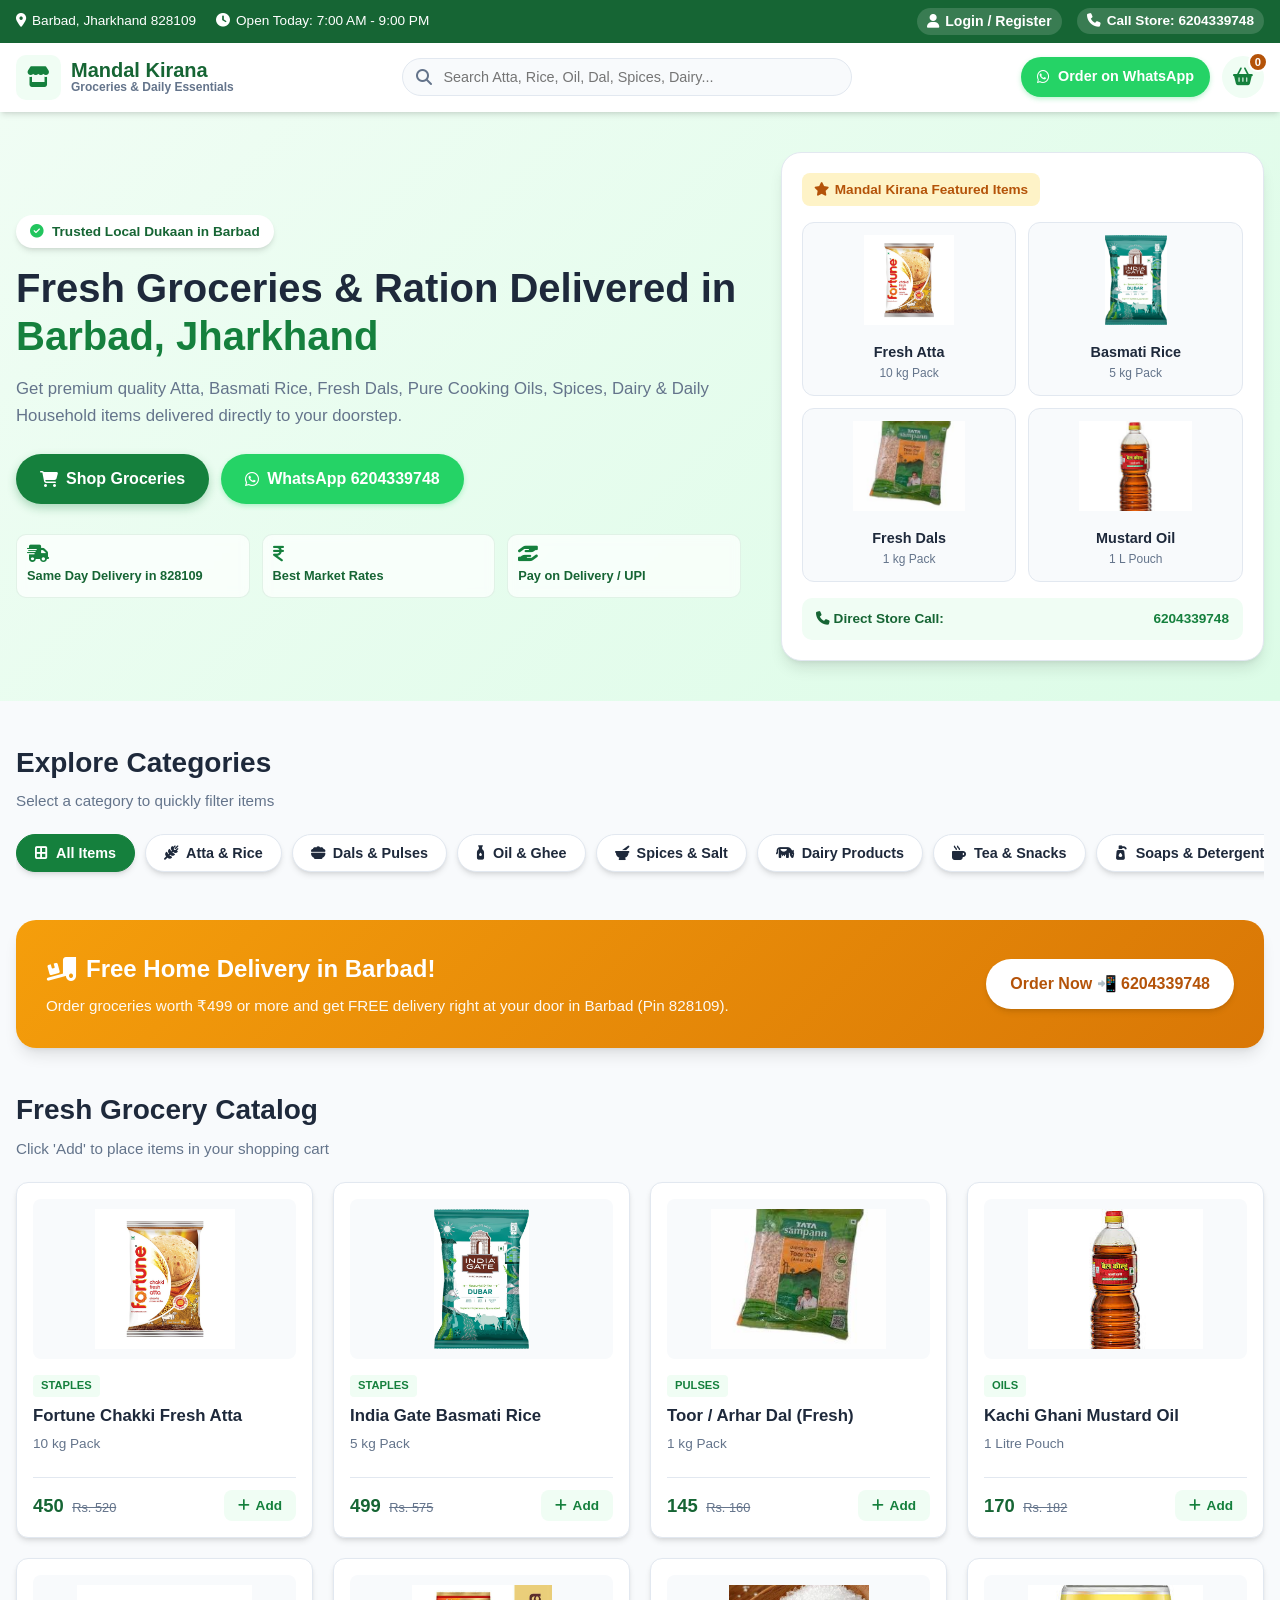
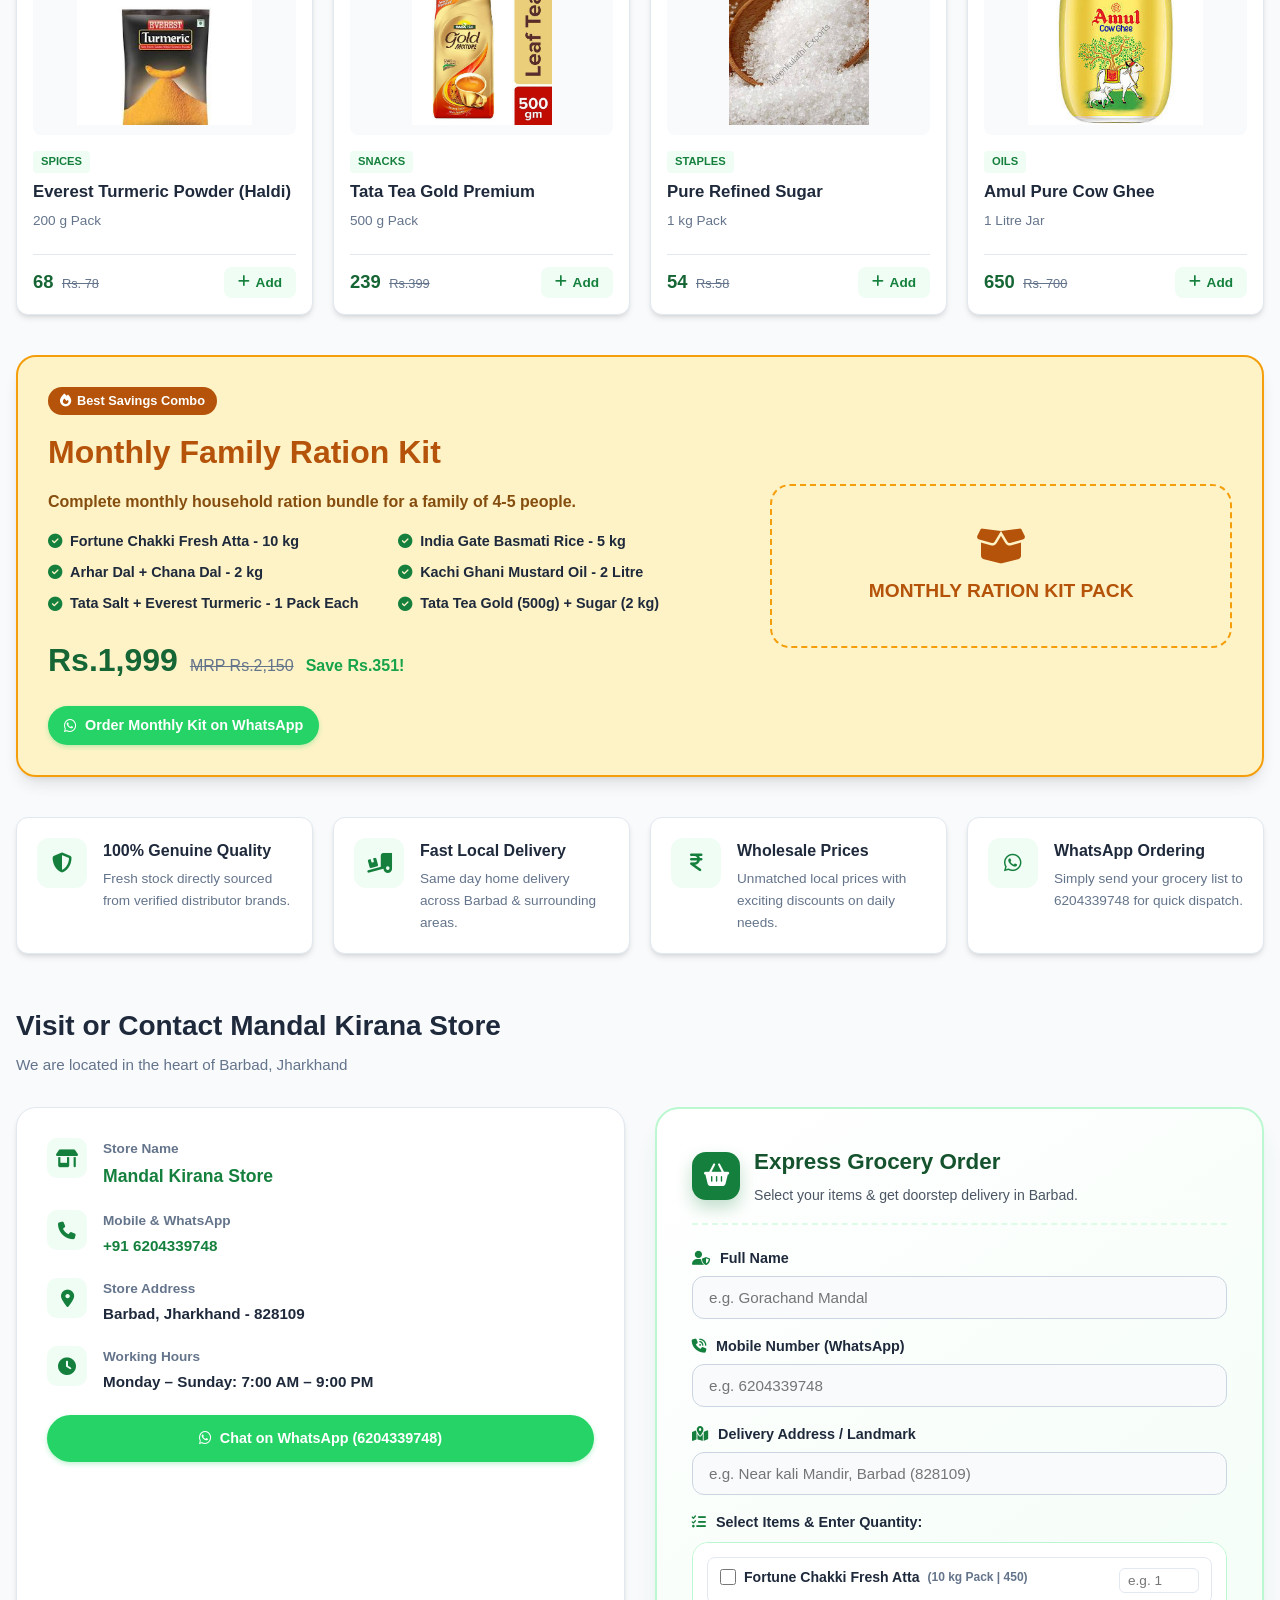
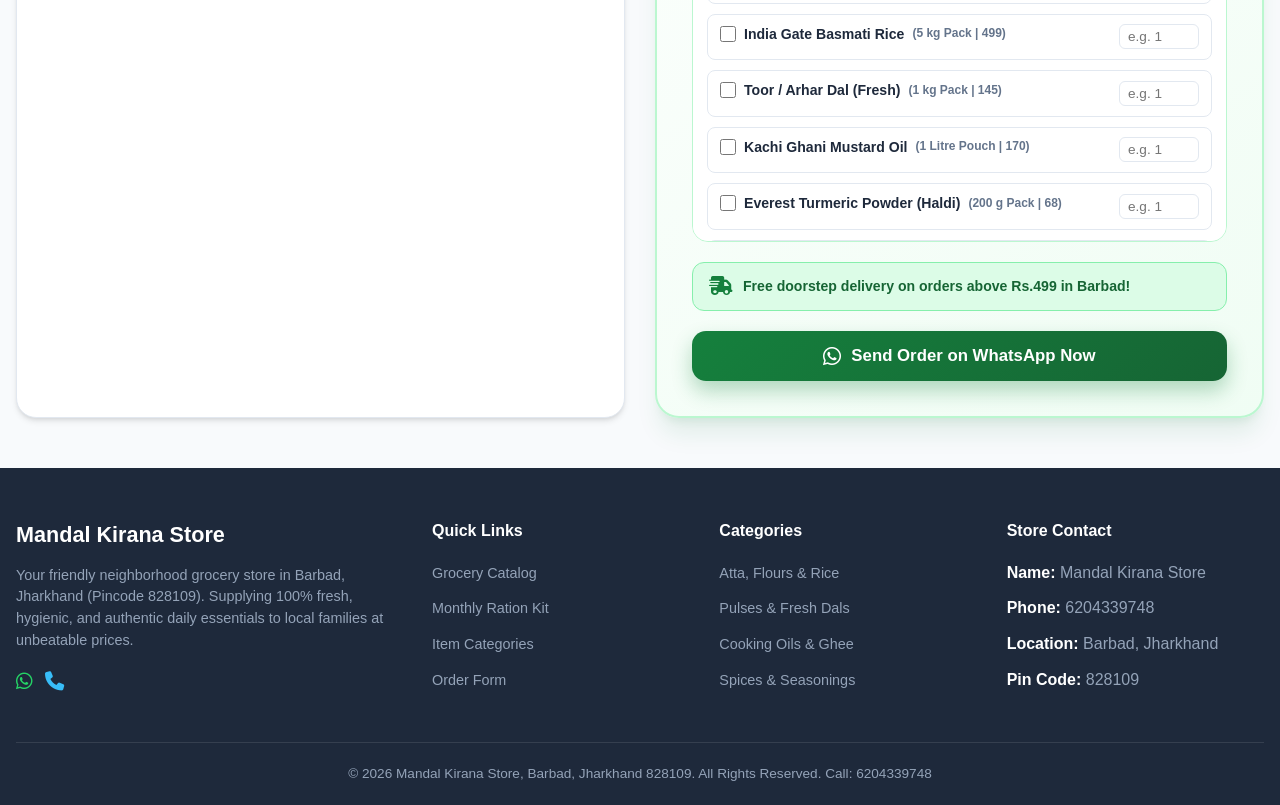
<file: index.html>
﻿<!DOCTYPE html>
<html lang="en">
<head>
  <meta charset="UTF-8" />
  <meta name="viewport" content="width=device-width, initial-scale=1.0" />
  <title>Mandal Kirana Store | Fresh Groceries & Ration in Barbad, Jharkhand 828109</title>
  <meta name="description" content="Mandal Kirana Store - Your trusted grocery store in Barbad, Jharkhand. Buy fresh Atta, Rice, Dals, Cooking Oils, Spices & Daily Essentials. Call or WhatsApp 6204339748." />
  
  <!-- FontAwesome Icons -->
  <link rel="stylesheet" href="https://cdnjs.cloudflare.com/ajax/libs/font-awesome/6.4.2/css/all.min.css" crossorigin="anonymous" referrerpolicy="no-referrer" />
  
  <!-- Custom Stylesheet -->
  <link rel="stylesheet" href="style.css" />
  
  <style>
    /* Profile, Logout & Login Button Styling */
    .user-profile-badge {
      display: flex;
      align-items: center;
      gap: 10px;
      background: #f0fdf4;
      padding: 5px 12px;
      border-radius: 20px;
      border: 1px solid #bbf7d0;
      color: #15803d;
      font-weight: 600;
      font-size: 0.88rem;
    }
    .logout-btn {
      background: #dc2626;
      color: white;
      border: none;
      padding: 3px 10px;
      border-radius: 12px;
      font-size: 0.78rem;
      font-weight: 600;
      cursor: pointer;
      transition: background 0.2s;
    }
    .logout-btn:hover {
      background: #b91c1c;
    }
    .login-nav-btn {
      background: #15803d;
      color: #fff;
      padding: 6px 14px;
      border-radius: 20px;
      text-decoration: none;
      font-weight: 600;
      font-size: 0.88rem;
      display: inline-flex;
      align-items: center;
      gap: 6px;
      transition: background 0.2s;
    }
    .login-nav-btn:hover {
      background: #166534;
    }
  </style>
</head>
<body>

  <!-- Top Announcement Bar -->
  <div class="top-bar">
    <div class="top-bar-inner">
      <div class="top-bar-left">
        <span><i class="fa-solid fa-location-dot"></i> Barbad, Jharkhand 828109</span>
        <span><i class="fa-solid fa-clock"></i> Open Today: 7:00 AM - 9:00 PM</span>
      </div>
      <div class="top-bar-right" style="display: flex; align-items: center; gap: 15px;">
        
        <!-- यदि यूजर लॉगिन नहीं है तो Login बटन दिखेगा -->
        <a href="login.html" id="login-link-btn" class="login-nav-btn">
          <i class="fa-solid fa-user"></i> Login / Register
        </a>

        <!-- यदि यूजर लॉगिन है तो प्रोफाइल और Logout बटन दिखेगा -->
        <div id="profile-container" class="user-profile-badge" style="display: none;">
          <span><i class="fa-solid fa-user-check"></i> <span id="nav-username">User</span></span>
          <button class="logout-btn" onclick="logoutUser()">Logout</button>
        </div>

        <a href="tel:6204339748"><i class="fa-solid fa-phone"></i> Call Store: 6204339748</a>
      </div>
    </div>
  </div>

  <!-- Header & Navigation -->
  <header>
    <nav class="navbar">
      <a class="brand-logo" href="/">
        <div class="brand-logo-icon">
          <i class="fa-solid fa-store"></i>
        </div>
        <div class="brand-title">
          Mandal Kirana
          <span>Groceries & Daily Essentials</span>
        </div>
      </a>

      <!-- Live Search Bar -->
      <div class="header-search">
        <i class="fa-solid fa-magnifying-glass"></i>
        <input type="text" id="search-input" placeholder="Search Atta, Rice, Oil, Dal, Spices, Dairy..." />
      </div>

      <!-- Actions -->
      <div class="header-actions">
        <a href="https://wa.me/916204339748?text=Hello%20Mandal%20Kirana%20Store,%20I%20want%20to%20order%20groceries.%20My%20Name:%20%0AMy%20Delivery%20Location:%20" target="_blank" class="btn-whatsapp-quick">
          <i class="fa-brands fa-whatsapp"></i> Order on WhatsApp
        </a>

        <button class="cart-icon-btn" id="cart-btn" aria-label="Shopping Cart">
          <i class="fa-solid fa-basket-shopping"></i>
          <span class="cart-badge" id="cart-badge">0</span>
        </button>

        <button class="hamburger" aria-label="Toggle Mobile Menu">
          <i class="fa-solid fa-bars"></i>
        </button>
      </div>
    </nav>

    <!-- Mobile Nav Menu -->
    <ul class="mobile-menu">
      <li><a href="login.html" class="nav-link" style="color: #15803d; font-weight: 700;"><i class="fa-solid fa-user"></i> Login / Register</a></li>
      <li><a href="#products" class="nav-link"><i class="fa-solid fa-border-all"></i> Browse Groceries</a></li>
      <li><a href="#combos" class="nav-link"><i class="fa-solid fa-box-archive"></i> Ration Kits & Offers</a></li>
      <li><a href="#contact" class="nav-link"><i class="fa-solid fa-location-dot"></i> Store Location & Contact</a></li>
      <li><a class="nav-link" href="#contact"><i class="fa-solid fa-paper-plane"></i> Quick Order Form</a></li>
      <li>
        <a href="https://wa.me/916204339748?text=Hello%20Mandal%20Kirana%20Store,%20I%20want%20to%20order%20groceries.%20My%20Name:%20%0AMy%20Delivery%20Location:%20" target="_blank" class="btn-whatsapp-quick" style="justify-content: center; width: 100%; margin-top: 8px;">
          <i class="fa-brands fa-whatsapp"></i> WhatsApp Order (6204339748)
        </a>
      </li>
    </ul>
  </header>

  <!-- Hero Section -->
  <section class="hero-section">
    <div class="hero-container">
      <div class="hero-content">
        <div class="hero-tag">
          <i class="fa-solid fa-circle-check" style="color: #22c55e;"></i> Trusted Local Dukaan in Barbad
        </div>
        <h1 class="hero-title">
          Fresh Groceries & Ration Delivered in <span>Barbad, Jharkhand</span>
        </h1>
        <p class="hero-desc">
          Get premium quality Atta, Basmati Rice, Fresh Dals, Pure Cooking Oils, Spices, Dairy & Daily Household items delivered directly to your doorstep.
        </p>

        <div class="hero-cta">
          <a href="#products" class="btn-primary">
            <i class="fa-solid fa-cart-shopping"></i> Shop Groceries
          </a>
          <a href="https://wa.me/916204339748?text=Hello%20Mandal%20Kirana%20Store,%20I%20need%20grocery%20home%20delivery.%20My%20Name:%20%0AMy%20Delivery%20Location:%20" target="_blank" class="btn-whatsapp-quick" style="padding: 12px 24px; font-size: 1rem;">
            <i class="fa-brands fa-whatsapp"></i> WhatsApp 6204339748
          </a>
        </div>

        <div class="hero-badges">
          <div class="badge-item">
            <i class="fa-solid fa-truck-fast"></i>
            <span>Same Day Delivery in 828109</span>
          </div>
          <div class="badge-item">
            <i class="fa-solid fa-indian-rupee-sign"></i>
            <span>Best Market Rates</span>
          </div>
          <div class="badge-item">
            <i class="fa-solid fa-hand-holding-hand"></i>
            <span>Pay on Delivery / UPI</span>
          </div>
        </div>
      </div>

      <!-- Hero Card Graphic -->
      <div class="hero-graphic-card">
        <div class="hero-store-badge">
          <i class="fa-solid fa-star"></i> Mandal Kirana Featured Items
        </div>

        <div class="hero-img-grid">
          <div class="hero-img-box">
            <img src="ft.jpg" alt="Chakki Fresh Atta">
            <h4>Fresh Atta</h4>
            <p>10 kg Pack</p>
          </div>
          <div class="hero-img-box">
            <img src="rice.jpg" alt="Basmati Rice">
            <h4>Basmati Rice</h4>
            <p>5 kg Pack</p>
          </div>
          <div class="hero-img-box">
            <img src="dal.jpg" alt="Toor Dal">
            <h4>Fresh Dals</h4>
            <p>1 kg Pack</p>
          </div>
          <div class="hero-img-box">
            <img src="oil.jpg" alt="Mustard Oil">
            <h4>Mustard Oil</h4>
            <p>1 L Pouch</p>
          </div>
        </div>

        <div class="hero-info-footer">
          <span><i class="fa-solid fa-phone"></i> Direct Store Call:</span>
          <a href="tel:6204339748">6204339748</a>
        </div>
      </div>
    </div>
  </section>

  <!-- Categories & Filter Section -->
  <section class="categories-section" id="categories">
    <div class="section-header">
      <div>
        <h2 class="section-title">Explore Categories</h2>
        <p class="section-subtitle">Select a category to quickly filter items</p>
      </div>
    </div>

    <div class="category-pills">
      <button class="category-pill active" data-category="all">
        <i class="fa-solid fa-border-all"></i> All Items
      </button>
      <button class="category-pill" data-category="staples">
        <i class="fa-solid fa-wheat-awn"></i> Atta & Rice
      </button>
      <button class="category-pill" data-category="pulses">
        <i class="fa-solid fa-bowl-food"></i> Dals & Pulses
      </button>
      <button class="category-pill" data-category="oils">
        <i class="fa-solid fa-bottle-droplet"></i> Oil & Ghee
      </button>
      <button class="category-pill" data-category="spices">
        <i class="fa-solid fa-mortar-pestle"></i> Spices & Salt
      </button>
      <button class="category-pill" data-category="dairy">
        <i class="fa-solid fa-cow"></i> Dairy Products
      </button>
      <button class="category-pill" data-category="snacks">
        <i class="fa-solid fa-mug-hot"></i> Tea & Snacks
      </button>
      <button class="category-pill" data-category="personal">
        <i class="fa-solid fa-pump-soap"></i> Soaps & Detergents
      </button>
    </div>
  </section>

  <!-- Discount Banner -->
  <div class="promo-banner">
    <div class="promo-banner-inner">
      <div class="promo-text">
        <h3><i class="fa-solid fa-truck-ramp-box"></i> Free Home Delivery in Barbad!</h3>
        <p>Order groceries worth ₹499 or more and get FREE delivery right at your door in Barbad (Pin 828109).</p>
      </div>
      <a href="https://wa.me/916204339748?text=Hello%20Mandal%20Kirana%20Store,%20I%20want%20to%20order%20groceries.%20My%20Name:%20%0AMy%20Delivery%20Location:%20" target="_blank" class="promo-btn">
        Order Now 📲 6204339748
      </a>
    </div>
  </div>

  <!-- Products Catalog Section -->
  <section class="products-section" id="products">
    <div class="catalog-back-bar">
      <span style="font-weight: 700; color: var(--primary-dark);"><i class="fa-solid fa-basket-shopping"></i> Mandal Kirana - Complete Grocery Catalog</span>
      <button class="btn-back-home" onclick="closeCatalogView()">
        <i class="fa-solid fa-arrow-left"></i> Back to Home
      </button>
    </div>

    <div class="section-header">
      <div>
        <h2 class="section-title">Fresh Grocery Catalog</h2>
        <p class="section-subtitle">Click 'Add' to place items in your shopping cart</p>
      </div>
    </div>

    <div class="products-grid" id="products-grid">
      <!-- Dynamic Javascript Content -->
    </div>
  </section>

  <!-- Ration Kits & Special Offers Section -->
  <section class="combos-section" id="combos">
    <div class="combo-card">
      <div>
        <span class="combo-badge"><i class="fa-solid fa-fire"></i> Best Savings Combo</span>
        <h2 class="combo-title">Monthly Family Ration Kit</h2>
        <p style="color: #854d0e; font-weight: 600;">Complete monthly household ration bundle for a family of 4-5 people.</p>

        <ul class="combo-list">
          <li><i class="fa-solid fa-circle-check"></i> Fortune Chakki Fresh Atta - 10 kg</li>
          <li><i class="fa-solid fa-circle-check"></i> India Gate Basmati Rice - 5 kg</li>
          <li><i class="fa-solid fa-circle-check"></i> Arhar Dal + Chana Dal - 2 kg</li>
          <li><i class="fa-solid fa-circle-check"></i> Kachi Ghani Mustard Oil - 2 Litre</li>
          <li><i class="fa-solid fa-circle-check"></i> Tata Salt + Everest Turmeric - 1 Pack Each</li>
          <li><i class="fa-solid fa-circle-check"></i> Tata Tea Gold (500g) + Sugar (2 kg)</li>
        </ul>

        <div class="combo-price-box">
          <span class="combo-price">Rs.1,999</span>
          <span class="combo-mrp">MRP Rs.2,150</span>
          <span style="color: #16a34a; font-weight: 800; font-size: 1rem;">Save Rs.351!</span>
        </div>

        <a href="https://wa.me/916204339748?text=Hello%20Mandal%20Kirana%20Store,%20I%20want%20to%20order%20the%20Monthly%20Family%20Ration%20Kit%20(Rs.1999).%20My%20Name:%20%0AMy%20Delivery%20Location:%20" target="_blank" class="btn-whatsapp-quick" style="display: inline-flex;">
          <i class="fa-brands fa-whatsapp"></i> Order Monthly Kit on WhatsApp
        </a>
      </div>

      <div style="text-align: center;">
        <div style="background: #fef3c7; border-radius: 20px; padding: 40px 20px; border: 2px dashed #f59e0b; color: #b45309; font-weight: 800; font-size: 1.2rem;">
          <i class="fa-solid fa-box-open" style="font-size: 2.5rem; margin-bottom: 10px; display: block;"></i>
          MONTHLY RATION KIT PACK
        </div>
      </div>
    </div>
  </section>

  <!-- Store Features / Highlights -->
  <section class="features-section">
    <div class="features-grid">
      <div class="feature-card">
        <div class="feature-icon"><i class="fa-solid fa-shield-halved"></i></div>
        <div class="feature-content">
          <h4>100% Genuine Quality</h4>
          <p>Fresh stock directly sourced from verified distributor brands.</p>
        </div>
      </div>

      <div class="feature-card">
        <div class="feature-icon"><i class="fa-solid fa-truck-ramp-box"></i></div>
        <div class="feature-content">
          <h4>Fast Local Delivery</h4>
          <p>Same day home delivery across Barbad & surrounding areas.</p>
        </div>
      </div>

      <div class="feature-card">
        <div class="feature-icon"><i class="fa-solid fa-indian-rupee-sign"></i></div>
        <div class="feature-content">
          <h4>Wholesale Prices</h4>
          <p>Unmatched local prices with exciting discounts on daily needs.</p>
        </div>
      </div>

      <div class="feature-card">
        <div class="feature-icon"><i class="fa-brands fa-whatsapp"></i></div>
        <div class="feature-content">
          <h4>WhatsApp Ordering</h4>
          <p>Simply send your grocery list to 6204339748 for quick dispatch.</p>
        </div>
      </div>
    </div>
  </section>

  <!-- Contact & Store Location Section -->
  <section class="contact-section" id="contact">
    <div class="section-header" style="margin-bottom: 30px;">
      <div>
        <h2 class="section-title">Visit or Contact Mandal Kirana Store</h2>
        <p class="section-subtitle">We are located in the heart of Barbad, Jharkhand</p>
      </div>
    </div>

    <div class="contact-grid">
      <!-- Store Info Card -->
      <div class="contact-info-card">
        <div class="contact-detail-item">
          <div class="contact-detail-icon"><i class="fa-solid fa-shop"></i></div>
          <div class="contact-detail-text">
            <h4>Store Name</h4>
            <p style="font-weight: 700; color: #15803d; font-size: 1.1rem;">Mandal Kirana Store</p>
          </div>
        </div>

        <div class="contact-detail-item">
          <div class="contact-detail-icon"><i class="fa-solid fa-phone"></i></div>
          <div class="contact-detail-text">
            <h4>Mobile & WhatsApp</h4>
            <p><a href="tel:6204339748" style="color: #15803d; font-weight: 700;">+91 6204339748</a></p>
          </div>
        </div>

        <div class="contact-detail-item">
          <div class="contact-detail-icon"><i class="fa-solid fa-location-dot"></i></div>
          <div class="contact-detail-text">
            <h4>Store Address</h4>
            <p>Barbad, Jharkhand - 828109</p>
          </div>
        </div>

        <div class="contact-detail-item">
          <div class="contact-detail-icon"><i class="fa-solid fa-clock"></i></div>
          <div class="contact-detail-text">
            <h4>Working Hours</h4>
            <p>Monday – Sunday: 7:00 AM – 9:00 PM</p>
          </div>
        </div>

        <div style="margin-top: 20px;">
          <a href="https://wa.me/916204339748?text=Hello%20Mandal%20Kirana%20Store,%20I%20have%20an%20inquiry.%20My%20Location:%20" target="_blank" class="btn-whatsapp-quick" style="width: 100%; justify-content: center; padding: 12px;">
            <i class="fa-brands fa-whatsapp"></i> Chat on WhatsApp (6204339748)
          </a>
        </div>
      </div>

      <!-- Express Grocery Order Form (ऑटोमैटिक नाम, मोबाइल और एड्रेस यहाँ भरेगा) -->
      <div class="contact-form-card" id="order-form-box" style="background: linear-gradient(145deg, #ffffff, #f0fdf4); border: 2px solid #bbf7d0; border-radius: 24px; padding: 35px; box-shadow: 0 20px 25px -5px rgba(21, 128, 61, 0.1), 0 8px 10px -6px rgba(21, 128, 61, 0.1);">
        
        <div style="display: flex; align-items: center; gap: 14px; margin-bottom: 22px; border-bottom: 2px dashed #dcfce7; padding-bottom: 16px;">
          <div style="background: #15803d; color: #ffffff; width: 48px; height: 48px; border-radius: 14px; display: flex; align-items: center; justify-content: center; font-size: 1.4rem; box-shadow: 0 8px 16px rgba(21, 128, 61, 0.25);">
            <i class="fa-solid fa-basket-shopping"></i>
          </div>
          <div>
            <h3 style="font-family: 'Plus Jakarta Sans', sans-serif; font-size: 1.4rem; font-weight: 800; color: #14532d; margin-bottom: 4px;">Express Grocery Order</h3>
            <p style="color: #4b5563; font-size: 0.88rem; font-weight: 500;">Select your items & get doorstep delivery in Barbad.</p>
          </div>
        </div>

        <form id="store-order-form">
          <div class="form-group" style="margin-bottom: 16px;">
            <label for="customer_name" style="font-weight: 700; color: #1e293b; font-size: 0.9rem; margin-bottom: 6px; display: block;">
              <i class="fa-solid fa-user-shield" style="color: #15803d; margin-right: 6px;"></i> Full Name
            </label>
            <input type="text" id="customer_name" class="form-input" placeholder="e.g. Gorachand Mandal" required style="border-radius: 12px; border: 1.5px solid #cbd5e1; padding: 12px 16px; width: 100%;" />
          </div>

          <div class="form-group" style="margin-bottom: 16px;">
            <label for="phone_number" style="font-weight: 700; color: #1e293b; font-size: 0.9rem; margin-bottom: 6px; display: block;">
              <i class="fa-solid fa-phone-volume" style="color: #15803d; margin-right: 6px;"></i> Mobile Number (WhatsApp)
            </label>
            <input type="tel" id="phone_number" class="form-input" placeholder="e.g. 6204339748" required style="border-radius: 12px; border: 1.5px solid #cbd5e1; padding: 12px 16px; width: 100%;" />
          </div>

          <div class="form-group" style="margin-bottom: 16px;">
            <label for="delivery_address" style="font-weight: 700; color: #1e293b; font-size: 0.9rem; margin-bottom: 6px; display: block;">
              <i class="fa-solid fa-map-location-dot" style="color: #15803d; margin-right: 6px;"></i> Delivery Address / Landmark
            </label>
            <input type="text" id="delivery_address" class="form-input" placeholder="e.g. Near kali Mandir, Barbad (828109)" required style="border-radius: 12px; border: 1.5px solid #cbd5e1; padding: 12px 16px; width: 100%;" />
          </div>

          <div class="form-group" style="margin-bottom: 20px;">
            <label style="display: block; margin-bottom: 8px; font-weight: 700; color: #1e293b; font-size: 0.9rem;">
              <i class="fa-solid fa-list-check" style="color: #15803d; margin-right: 6px;"></i> Select Items & Enter Quantity:
            </label>
            
            <div id="dynamic-form-items" style="display: flex; flex-direction: column; gap: 10px; background: #ffffff; padding: 14px; border-radius: 16px; border: 1.5px solid #bbf7d0; max-height: 300px; overflow-y: auto;">
              <!-- Items will load automatically via JS -->
            </div>
          </div>

          <div style="background: #dcfce7; border: 1px solid #86efac; padding: 12px 16px; border-radius: 12px; margin-bottom: 20px; font-size: 0.88rem; color: #166534; display: flex; align-items: center; gap: 10px; font-weight: 600;">
            <i class="fa-solid fa-truck-fast" style="font-size: 1.2rem; color: #15803d;"></i>
            <span>Free doorstep delivery on orders above Rs.499 in Barbad!</span>
          </div>

          <button type="submit" class="btn-submit" style="background: linear-gradient(135deg, #15803d, #166534); color: #ffffff; padding: 15px; border-radius: 14px; font-weight: 800; font-size: 1.05rem; width: 100%; border: none; cursor: pointer; display: flex; align-items: center; justify-content: center; gap: 10px; box-shadow: 0 10px 20px rgba(21, 128, 61, 0.3);">
            <i class="fa-brands fa-whatsapp" style="font-size: 1.3rem;"></i> Send Order on WhatsApp Now
          </button>
        </form>
      </div>
    </div>
  </section>

  <!-- Cart Drawer Overlay & Modal -->
  <div class="cart-drawer-overlay" id="cart-overlay">
    <div class="cart-drawer">
      <div class="cart-header">
        <h3><i class="fa-solid fa-basket-shopping" style="color: #15803d;"></i> Your Grocery Cart</h3>
        <button class="cart-close-btn" id="cart-close" aria-label="Close Cart">&times;</button>
      </div>

      <div class="cart-items-list" id="cart-items-list">
        <!-- Dynamically rendered cart items -->
      </div>

      <div class="cart-footer">
        <div style="background: white; padding: 12px; border-radius: 12px; border: 1px solid #cbd5e1; margin-bottom: 12px;">
          <h4 style="font-size: 0.92rem; color: #15803d; margin-bottom: 8px; font-weight: 700;">
            <i class="fa-solid fa-location-dot"></i> Your Delivery Details
          </h4>
          <input type="text" id="cart-cust-name" class="form-input" placeholder="Your Name" style="margin-bottom: 8px; padding: 8px 12px; font-size: 0.88rem;" />
          <input type="tel" id="cart-cust-phone" class="form-input" placeholder="Your Mobile Number" style="margin-bottom: 8px; padding: 8px 12px; font-size: 0.88rem;" />
          <input type="text" id="cart-cust-address" class="form-input" placeholder="Your Delivery Address / Village / House No." style="padding: 8px 12px; font-size: 0.88rem;" required />
        </div>

        <div class="cart-summary-row">
          <span>Items Subtotal:</span>
          <span id="cart-subtotal">₹0</span>
        </div>
        <div class="cart-summary-row">
          <span>Delivery Charge:</span>
          <span id="cart-delivery">₹0</span>
        </div>
        <div class="cart-summary-total">
          <span>Total Amount:</span>
          <span id="cart-total" style="color: #15803d;">₹0</span>
        </div>

        <div class="cart-checkout-actions">
          <button class="btn-whatsapp-checkout" onclick="checkoutWhatsApp()">
            <i class="fa-brands fa-whatsapp" style="font-size: 1.2rem;"></i> Send Order via WhatsApp
          </button>
          <a class="btn-form-checkout" href="#contact" onclick="document.getElementById('cart-overlay').classList.remove('active')" style="text-decoration: none;">
            <i class="fa-solid fa-truck"></i> Place Delivery Order Form
          </a>
        </div>
      </div>
    </div>
  </div>

  <!-- Footer -->
  <footer>
    <div class="footer-grid">
      <div class="footer-brand">
        <h2>Mandal Kirana Store</h2>
        <p>Your friendly neighborhood grocery store in Barbad, Jharkhand (Pincode 828109). Supplying 100% fresh, hygienic, and authentic daily essentials to local families at unbeatable prices.</p>
        <div style="display: flex; gap: 12px; font-size: 1.2rem;">
          <a href="https://wa.me/916204339748" target="_blank" style="color: #25d366;"><i class="fa-brands fa-whatsapp"></i></a>
          <a href="tel:6204339748" style="color: #38bdf8;"><i class="fa-solid fa-phone"></i></a>
        </div>
      </div>

      <div class="footer-col">
        <h4>Quick Links</h4>
        <ul>
          <li><a href="#products">Grocery Catalog</a></li>
          <li><a href="#combos">Monthly Ration Kit</a></li>
          <li><a href="#categories">Item Categories</a></li>
          <li><a href="#contact">Order Form</a></li>
        </ul>
      </div>

      <div class="footer-col">
        <h4>Categories</h4>
        <ul>
          <li><a href="#products">Atta, Flours & Rice</a></li>
          <li><a href="#products">Pulses & Fresh Dals</a></li>
          <li><a href="#products">Cooking Oils & Ghee</a></li>
          <li><a href="#products">Spices & Seasonings</a></li>
        </ul>
      </div>

      <div class="footer-col">
        <h4>Store Contact</h4>
        <ul>
          <li><strong style="color: white;">Name:</strong> Mandal Kirana Store</li>
          <li><strong style="color: white;">Phone:</strong> 6204339748</li>
          <li><strong style="color: white;">Location:</strong> Barbad, Jharkhand</li>
          <li><strong style="color: white;">Pin Code:</strong> 828109</li>
        </ul>
      </div>
    </div>

    <div class="footer-bottom">
      <p>&copy; 2026 Mandal Kirana Store, Barbad, Jharkhand 828109. All Rights Reserved. Call: 6204339748</p>
    </div>
  </footer>

  <!-- App Script & Auto-fill / Profile Logic -->
  <script src="script.js"></script>
  
 <script>
    document.addEventListener('DOMContentLoaded', () => {
      const savedUser = JSON.parse(localStorage.getItem('kirana_user'));

      if (savedUser) {
        // 1. प्रोफाइल नाम दिखाना
        const loginLinkBtn = document.getElementById('login-link-btn');
        const profileContainer = document.getElementById('profile-container');
        const navUsername = document.getElementById('nav-username');

        if (loginLinkBtn) loginLinkBtn.style.display = 'none';
        if (profileContainer && navUsername) {
          navUsername.textContent = savedUser.username;
          profileContainer.style.display = 'flex';
        }

        // 2. मुख्य ऑर्डर फॉर्म में नाम, मोबाइल और एड्रेस ऑटो-फिल करना
        const custName = document.getElementById('customer_name');
        const phoneNum = document.getElementById('phone_number');
        const delAddress = document.getElementById('delivery_address');

        if (custName && savedUser.username) custName.value = savedUser.username;
        if (phoneNum && savedUser.mobile) phoneNum.value = savedUser.mobile;
        if (delAddress && savedUser.address) delAddress.value = savedUser.address;

        // 3. कार्ट के अंदर वाले फॉर्म में भी ऑटो-फिल करना
        const cartName = document.getElementById('cart-cust-name');
        const cartPhone = document.getElementById('cart-cust-phone');
        const cartAddress = document.getElementById('cart-cust-address');

        if (cartName && savedUser.username) cartName.value = savedUser.username;
        if (cartPhone && savedUser.mobile) cartPhone.value = savedUser.mobile;
        if (cartAddress && savedUser.address) cartAddress.value = savedUser.address;
      }
    });

    // लॉगआउट फंक्शन
    function logoutUser() {
      localStorage.removeItem('kirana_user');
      alert('Logged out successfully!');
      window.location.reload();
    }
  </script>
</body>
</html>
</file>
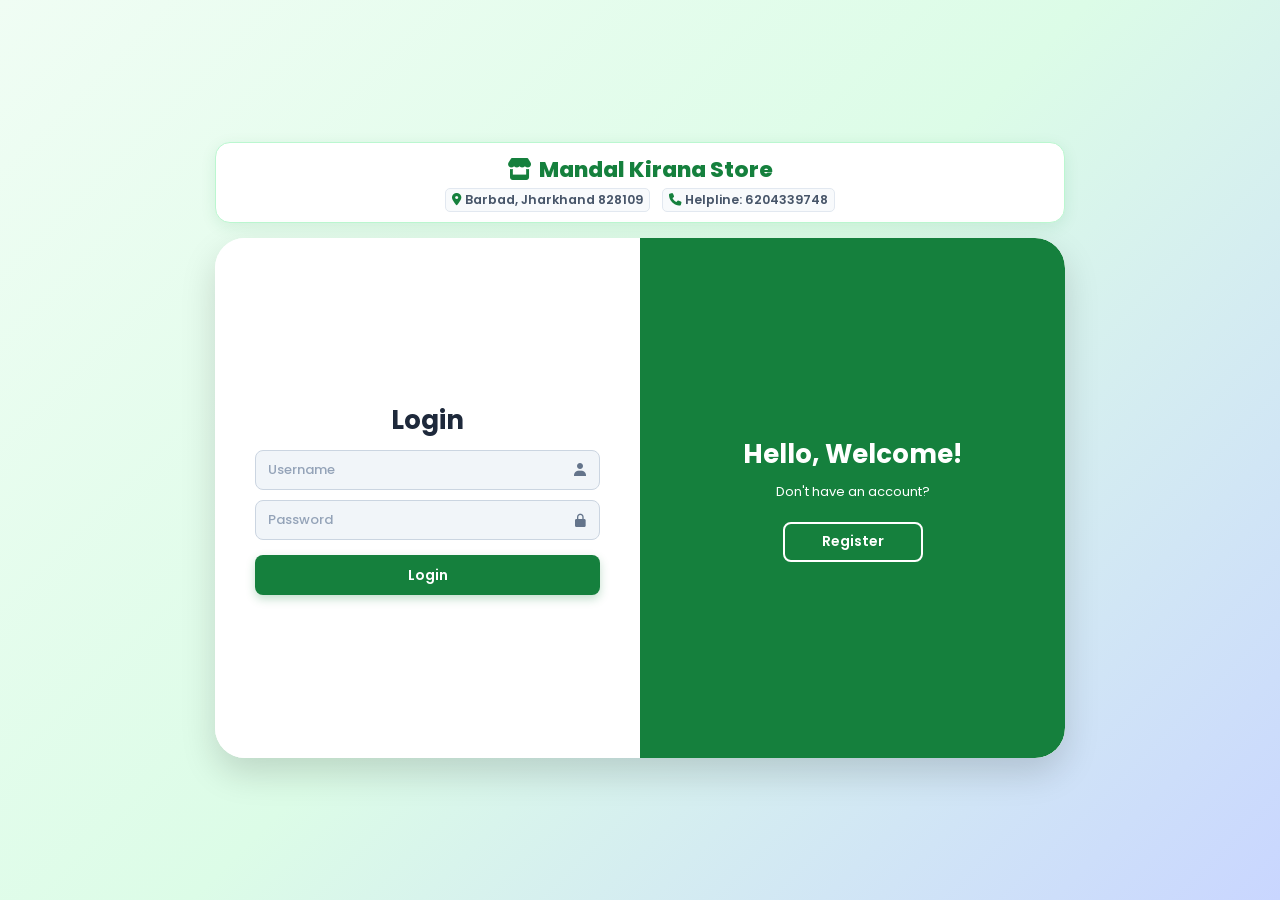
<file: login.html>
<!DOCTYPE html>
<html lang="en">
<head>
  <meta charset="UTF-8">
  <meta name="viewport" content="width=device-width, initial-scale=1.0">
  <title>Mandal Kirana Store - Login & Register</title>
  <link href='https://unpkg.com/boxicons@2.1.4/css/boxicons.min.css' rel='stylesheet'>
  <link rel="stylesheet" href="https://cdnjs.cloudflare.com/ajax/libs/font-awesome/6.4.0/css/all.min.css">
  
  <style>
    @import url('https://fonts.googleapis.com/css2?family=Poppins:wght@300;400;500;600;700&display=swap');

    * {
      margin: 0;
      padding: 0;
      box-sizing: border-box;
      font-family: 'Poppins', sans-serif;
    }

    body {
      display: flex;
      flex-direction: column;
      justify-content: center;
      align-items: center;
      min-height: 100vh;
      background: linear-gradient(135deg, #f0fdf4 0%, #dcfce7 50%, #c9d6ff 100%);
      padding: 15px;
    }

    .store-brand-header {
      text-align: center;
      margin-bottom: 15px;
      background: #ffffff;
      padding: 10px 20px;
      border-radius: 15px;
      box-shadow: 0 4px 15px rgba(21, 128, 61, 0.1);
      border: 1px solid #bbf7d0;
      width: 100%;
      max-width: 850px;
    }

    .store-brand-header h2 {
      color: #15803d;
      font-size: 1.35rem;
      font-weight: 800;
      display: flex;
      align-items: center;
      justify-content: center;
      gap: 8px;
      margin-bottom: 2px;
    }

    .store-info-badges {
      display: flex;
      justify-content: center;
      gap: 12px;
      font-size: 0.78rem;
      color: #475569;
      font-weight: 600;
      flex-wrap: wrap;
    }

    .store-info-badges span {
      display: flex;
      align-items: center;
      gap: 4px;
      background: #f8fafc;
      padding: 2px 6px;
      border-radius: 5px;
      border: 1px solid #e2e8f0;
    }

    .store-info-badges i {
      color: #15803d;
    }

    .container {
      position: relative;
      width: 100%;
      max-width: 850px;
      height: 520px;
      background: #fff;
      border-radius: 30px;
      box-shadow: 0 15px 35px rgba(0, 0, 0, 0.15);
      overflow: hidden;
    }

    .form-box {
      position: absolute;
      top: 0;
      width: 50%;
      height: 100%;
      display: flex;
      align-items: center;
      justify-content: center;
      text-align: center;
      background: #fff;
      transition: 0.6s ease-in-out;
    }

    .login-box {
      left: 0;
      z-index: 10;
    }

    .register-box {
      left: 50%;
      opacity: 0;
      visibility: hidden;
      z-index: 1;
    }

    .container.active .login-box {
      opacity: 0;
      visibility: hidden;
      z-index: 1;
    }

    .container.active .register-box {
      opacity: 1;
      visibility: visible;
      z-index: 10;
    }

    form {
      width: 100%;
      padding: 0 40px;
    }

    form h1 {
      font-size: 26px;
      color: #1e293b;
      margin-bottom: 10px;
    }

    .input-box {
      position: relative;
      width: 100%;
      margin: 10px 0;
    }

    .input-box input {
      width: 100%;
      padding: 9px 40px 9px 12px;
      background: #f1f5f9;
      border-radius: 8px;
      border: 1px solid #cbd5e1;
      outline: none;
      font-size: 13px;
      color: #1e293b;
      font-weight: 500;
    }

    .input-box input::placeholder {
      color: #94a3b8;
    }

    .input-box i {
      position: absolute;
      right: 12px;
      top: 50%;
      transform: translateY(-50%);
      font-size: 16px;
      color: #64748b;
    }

    .map-btn {
      position: absolute;
      right: 4px;
      top: 50%;
      transform: translateY(-50%);
      background: #15803d;
      color: white;
      border: none;
      width: 32px;
      height: 32px;
      border-radius: 6px;
      cursor: pointer;
      display: flex;
      align-items: center;
      justify-content: center;
      font-size: 15px;
    }

    .btn {
      width: 100%;
      height: 40px;
      background: #15803d;
      border-radius: 8px;
      border: none;
      cursor: pointer;
      font-size: 14px;
      color: #fff;
      font-weight: 600;
      box-shadow: 0 4px 10px rgba(21, 128, 61, 0.25);
      transition: 0.3s;
      margin-top: 5px;
    }

    .btn:hover {
      background: #166534;
    }

    .toggle-box {
      position: absolute;
      top: 0;
      left: 50%;
      width: 50%;
      height: 100%;
      background: #15803d;
      z-index: 100;
      transition: 0.6s ease-in-out;
      border-radius: 0 30px 30px 0;
      overflow: hidden;
    }

    .container.active .toggle-box {
      left: 0;
      border-radius: 30px 0 0 30px;
    }

    .toggle-panel {
      position: absolute;
      top: 0;
      width: 100%;
      height: 100%;
      color: #fff;
      display: flex;
      flex-direction: column;
      justify-content: center;
      align-items: center;
      text-align: center;
      padding: 0 35px;
      transition: 0.6s ease-in-out;
    }

    .toggle-left {
      left: 0;
    }

    .container.active .toggle-left {
      transform: translateX(-100%);
    }

    .toggle-right {
      left: -100%;
    }

    .container.active .toggle-right {
      transform: translateX(100%);
    }

    .toggle-panel h1 {
      color: #fff;
      font-size: 26px;
      margin-bottom: 8px;
    }

    .toggle-panel p {
      font-size: 13px;
      margin-bottom: 15px;
    }

    .toggle-panel .toggle-btn {
      width: 140px;
      background: transparent;
      border: 2px solid #fff;
      box-shadow: none;
    }

    /* ================= RESPONSIVE DESIGN (MOBILE VIEW) ================= */
    @media screen and (max-width: 768px) {
      .container {
        height: 600px;
      }

      .form-box {
        width: 100%;
        height: 70%;
        bottom: 0;
        top: auto;
      }

      .login-box {
        left: 0;
        bottom: 0;
      }

      .register-box {
        left: 0;
        bottom: 0;
      }

      .toggle-box {
        width: 100%;
        height: 30%;
        left: 0;
        top: 0;
        border-radius: 30px 30px 0 0 !important;
      }

      .container.active .toggle-box {
        left: 0;
        top: 70%;
        border-radius: 0 0 30px 30px !important;
      }

      .container.active .login-box {
        top: 0;
        bottom: auto;
        opacity: 0;
        visibility: hidden;
      }

      .container.active .register-box {
        top: 0;
        bottom: auto;
        opacity: 1;
        visibility: visible;
      }

      .toggle-left {
        transform: translateY(0);
      }

      .container.active .toggle-left {
        transform: translateY(100%);
      }

      .toggle-right {
        left: 0;
        top: -100%;
      }

      .container.active .toggle-right {
        transform: translateY(100%);
      }
      
      form {
        padding: 0 20px;
      }
    }
  </style>
</head>
<body>

  <div class="store-brand-header">
    <h2><i class="fa-solid fa-store"></i> Mandal Kirana Store</h2>
    <div class="store-info-badges">
      <span><i class="fa-solid fa-location-dot"></i> Barbad, Jharkhand 828109</span>
      <span><i class="fa-solid fa-phone"></i> Helpline: 6204339748</span>
    </div>
  </div>

  <div class="container" id="auth-container">
    
    <!-- Login Form Box -->
    <div class="form-box login-box">
      <form id="login-form">
        <h1>Login</h1>
        <div class="input-box">
          <input type="text" id="login-username" placeholder="Username" required>
          <i class='bx bxs-user'></i>
        </div>
        <div class="input-box">
          <input type="password" id="login-password" placeholder="Password" required>
          <i class='bx bxs-lock-alt'></i>
        </div>
        <button type="submit" class="btn">Login</button>
      </form>
    </div>

    <!-- Registration Form Box -->
    <div class="form-box register-box">
      <form id="register-form">
        <h1>Registration</h1>
        <div class="input-box">
          <input type="text" id="reg-username" placeholder="Username" required>
          <i class='bx bxs-user'></i>
        </div>
        <div class="input-box">
          <input type="tel" id="reg-mobile" placeholder="Mobile Number" required>
          <i class='bx bxs-phone'></i>
        </div>
        <div class="input-box">
          <input type="text" id="reg-address" placeholder="Delivery Address / House No." required style="padding-right: 45px;">
          <button type="button" class="map-btn" onclick="getRegLocation()" title="Get Live Location from Map">
            <i class='bx bxs-map-pin'></i>
          </button>
        </div>
        <div class="input-box">
          <input type="password" id="reg-password" placeholder="Password" required>
          <i class='bx bxs-lock-alt'></i>
        </div>
        <button type="submit" class="btn">Register</button>
      </form>
    </div>

    <!-- Toggle Slider Panel -->
    <div class="toggle-box" id="toggle-box">
      <div class="toggle-panel toggle-left">
        <h1>Hello, Welcome!</h1>
        <p>Don't have an account?</p>
        <button class="btn toggle-btn" id="show-register" type="button">Register</button>
      </div>
      <div class="toggle-panel toggle-right">
        <h1>Welcome Back!</h1>
        <p>Already have an account?</p>
        <button class="btn toggle-btn" id="show-login" type="button">Login</button>
      </div>
    </div>

  </div>

  <script>
    const container = document.getElementById('auth-container');
    const showRegisterBtn = document.getElementById('show-register');
    const showLoginBtn = document.getElementById('show-login');
    const registerForm = document.getElementById('register-form');
    const loginForm = document.getElementById('login-form');

    if (showRegisterBtn && showLoginBtn && container) {
      showRegisterBtn.addEventListener('click', () => {
        container.classList.add('active');
      });

      showLoginBtn.addEventListener('click', () => {
        container.classList.remove('active');
      });
    }

    // जीपीएस से लाइव लोकेशन फेच करने का फंक्शन
    async function getRegLocation() {
      const addressInput = document.getElementById('reg-address');
      
      if (navigator.geolocation) {
        addressInput.placeholder = "Fetching live location...";
        
        navigator.geolocation.getCurrentPosition(async (position) => {
          const lat = position.coords.latitude;
          const lon = position.coords.longitude;

          try {
            const response = await fetch(`https://nominatim.openstreetmap.org/reverse?format=json&lat=${lat}&lon=${lon}`);
            const data = await response.json();
            
            if (data && data.display_name) {
              addressInput.value = data.display_name;
              alert("Location fetched successfully!");
            } else {
              addressInput.value = `Lat: ${lat}, Lon: ${lon}`;
              alert("Coordinates fetched successfully!");
            }
          } catch (error) {
            addressInput.value = `Lat: ${lat}, Lon: ${lon}`;
            alert("GPS coordinates fetched successfully!");
          }
        }, (error) => {
          alert("Please allow location permission in your browser.");
          addressInput.placeholder = "Delivery Address / House No.";
        });
      } else {
        alert("Geolocation is not supported by your browser.");
      }
    }

    // Register Handle
    if (registerForm) {
      registerForm.addEventListener('submit', (e) => {
        e.preventDefault();
        const username = document.getElementById('reg-username').value.trim();
        const mobile = document.getElementById('reg-mobile').value.trim();
        const address = document.getElementById('reg-address').value.trim();
        const password = document.getElementById('reg-password').value.trim();

        const userData = { username, mobile, address, password };
        localStorage.setItem('kirana_user', JSON.stringify(userData));
        
        alert('Registration Successful! Please login now.');
        container.classList.remove('active');
        registerForm.reset();
      });
    }

    // Login Handle
    if (loginForm) {
      loginForm.addEventListener('submit', (e) => {
        e.preventDefault();
        const inputUser = document.getElementById('login-username').value.trim();
        const inputPass = document.getElementById('login-password').value.trim();

        const savedUser = JSON.parse(localStorage.getItem('kirana_user'));

        if (savedUser && savedUser.username === inputUser && savedUser.password === inputPass) {
          alert('Login Successful! Welcome back, ' + savedUser.username);
          window.location.href = 'index.html';
        } else {
          alert('Invalid Username or Password!');
        }
      });
    }
  </script>
</body>
</html>
</file>
<file: style.css>
﻿/* ==========================================
   Mandal Kirana Store - Custom Stylesheet
   ========================================== */

:root {
  --primary: #15803d;
  --primary-dark: #166534;
  --primary-light: #f0fdf4;
  --accent: #f59e0b;
  --accent-dark: #b45309;
  --accent-light: #fef3c7;
  --text-dark: #1e293b;
  --text-muted: #64748b;
  --bg-light: #f8fafc;
  --white: #ffffff;
  --border: #e2e8f0;
  --shadow: 0 4px 6px -1px rgba(0, 0, 0, 0.1), 0 2px 4px -2px rgba(0, 0, 0, 0.1);
  --shadow-lg: 0 10px 15px -3px rgba(0, 0, 0, 0.1), 0 4px 6px -4px rgba(0, 0, 0, 0.1);
  --radius: 12px;
}

* {
  margin: 0;
  padding: 0;
  box-sizing: border-box;
  font-family: 'Plus Jakarta Sans', -apple-system, BlinkMacSystemFont, "Segoe UI", Roboto, sans-serif;
}

html {
  scroll-behavior: smooth;
}

body {
  color: var(--text-dark);
  background-color: var(--bg-light);
  line-height: 1.6;
}

a {
  text-decoration: none;
  color: inherit;
}

ul {
  list-style: none;
}

button, input, textarea {
  border: none;
  outline: none;
  background: none;
  font-family: inherit;
}

/* ==========================================
   Top Announcement Bar
   ========================================== */
.top-bar {
  background-color: var(--primary-dark);
  color: var(--white);
  font-size: 0.85rem;
  padding: 8px 16px;
}

.top-bar-inner {
  max-width: 1280px;
  margin: 0 auto;
  display: flex;
  justify-content: space-between;
  align-items: center;
  flex-wrap: wrap;
  gap: 10px;
}

.top-bar-left {
  display: flex;
  gap: 20px;
  flex-wrap: wrap;
}

.top-bar-left span, .top-bar-right a {
  display: flex;
  align-items: center;
  gap: 6px;
}

.top-bar-right a {
  background: rgba(255, 255, 255, 0.15);
  padding: 2px 10px;
  border-radius: 20px;
  font-weight: 600;
  transition: background 0.2s;
}

.top-bar-right a:hover {
  background: rgba(255, 255, 255, 0.25);
}

/* ==========================================
   Header & Navbar
   ========================================== */
header {
  background-color: var(--white);
  box-shadow: var(--shadow);
  position: sticky;
  top: 0;
  z-index: 1000;
}

.navbar {
  max-width: 1280px;
  margin: 0 auto;
  padding: 12px 16px;
  display: flex;
  align-items: center;
  justify-content: space-between;
  gap: 15px;
}

.brand-logo {
  display: flex;
  align-items: center;
  gap: 10px;
}

.brand-logo-icon {
  width: 45px;
  height: 45px;
  background-color: var(--primary-light);
  color: var(--primary);
  border-radius: 10px;
  display: flex;
  align-items: center;
  justify-content: center;
  font-size: 1.25rem;
}

.brand-title {
  font-size: 1.25rem;
  font-weight: 800;
  color: var(--primary-dark);
  line-height: 1.1;
  display: flex;
  flex-direction: column;
}

.brand-title span {
  font-size: 0.75rem;
  font-weight: 600;
  color: var(--text-muted);
}

/* Header Live Search */
.header-search {
  flex: 1;
  max-width: 450px;
  position: relative;
  display: flex;
  align-items: center;
}

.header-search i {
  position: absolute;
  left: 14px;
  color: var(--text-muted);
}

.header-search input {
  width: 100%;
  padding: 10px 14px 10px 40px;
  background-color: var(--bg-light);
  border: 1px solid var(--border);
  border-radius: 30px;
  font-size: 0.9rem;
  transition: all 0.2s;
}

.header-search input:focus {
  background-color: var(--white);
  border-color: var(--primary);
  box-shadow: 0 0 0 3px rgba(21, 128, 61, 0.15);
}

/* Header Actions */
.header-actions {
  display: flex;
  align-items: center;
  gap: 12px;
}

.btn-whatsapp-quick {
  background-color: #25d366;
  color: var(--white);
  padding: 8px 16px;
  border-radius: 30px;
  font-weight: 700;
  font-size: 0.9rem;
  display: inline-flex;
  align-items: center;
  gap: 8px;
  transition: background 0.2s, transform 0.1s;
  box-shadow: 0 2px 5px rgba(37, 211, 102, 0.3);
}

.btn-whatsapp-quick:hover {
  background-color: #20ba5a;
  transform: translateY(-1px);
}

.cart-icon-btn {
  position: relative;
  width: 42px;
  height: 42px;
  background-color: var(--primary-light);
  color: var(--primary);
  border-radius: 50%;
  display: flex;
  align-items: center;
  justify-content: center;
  font-size: 1.1rem;
  cursor: pointer;
  transition: background 0.2s;
}

.cart-icon-btn:hover {
  background-color: var(--primary);
  color: var(--white);
}

.cart-badge {
  position: absolute;
  top: -4px;
  right: -4px;
  background-color: var(--accent-dark);
  color: var(--white);
  font-size: 0.7rem;
  font-weight: 800;
  width: 20px;
  height: 20px;
  border-radius: 50%;
  display: flex;
  align-items: center;
  justify-content: center;
  border: 2px solid var(--white);
}

.hamburger {
  display: none;
  font-size: 1.3rem;
  color: var(--text-dark);
  cursor: pointer;
  padding: 6px;
}

/* Mobile Nav Menu */
.mobile-menu {
  display: none;
  background-color: var(--white);
  border-top: 1px solid var(--border);
  padding: 12px 16px;
  box-shadow: var(--shadow);
}

.mobile-menu li {
  margin-bottom: 8px;
}

.mobile-menu li:last-child {
  margin-bottom: 0;
}

.mobile-menu .nav-link {
  display: flex;
  align-items: center;
  gap: 10px;
  padding: 10px;
  border-radius: 8px;
  font-weight: 600;
  color: var(--text-dark);
  transition: background 0.2s;
}

.mobile-menu .nav-link:hover {
  background-color: var(--bg-light);
  color: var(--primary);
}

/* ==========================================
   Hero Section
   ========================================== */
.hero-section {
  background: linear-gradient(135deg, var(--primary-light) 0%, #dcfce7 100%);
  padding: 40px 16px;
  overflow: hidden;
}

.hero-container {
  max-width: 1280px;
  margin: 0 auto;
  display: grid;
  grid-template-columns: 1.2fr 0.8fr;
  align-items: center;
  gap: 40px;
}

.hero-tag {
  display: inline-flex;
  align-items: center;
  gap: 8px;
  background-color: var(--white);
  padding: 6px 14px;
  border-radius: 20px;
  font-size: 0.85rem;
  font-weight: 700;
  color: var(--primary-dark);
  box-shadow: var(--shadow);
  margin-bottom: 16px;
}

.hero-title {
  font-size: 2.5rem;
  font-weight: 800;
  color: var(--text-dark);
  line-height: 1.2;
  margin-bottom: 16px;
}

.hero-title span {
  color: var(--primary);
}

.hero-desc {
  font-size: 1.05rem;
  color: var(--text-muted);
  margin-bottom: 24px;
}

.hero-cta {
  display: flex;
  gap: 12px;
  flex-wrap: wrap;
  margin-bottom: 30px;
}

.btn-primary {
  background-color: var(--primary);
  color: var(--white);
  padding: 12px 24px;
  border-radius: 30px;
  font-weight: 700;
  font-size: 1rem;
  display: inline-flex;
  align-items: center;
  gap: 8px;
  box-shadow: 0 4px 10px rgba(21, 128, 61, 0.3);
  transition: background 0.2s, transform 0.1s;
}

.btn-primary:hover {
  background-color: var(--primary-dark);
  transform: translateY(-1px);
}

.hero-badges {
  display: grid;
  grid-template-columns: repeat(3, 1fr);
  gap: 12px;
}

.badge-item {
  background-color: rgba(255, 255, 255, 0.7);
  backdrop-filter: blur(5px);
  padding: 10px;
  border-radius: 10px;
  display: flex;
  flex-direction: column;
  gap: 4px;
  font-size: 0.8rem;
  font-weight: 700;
  color: var(--primary-dark);
  border: 1px solid rgba(21, 128, 61, 0.1);
}

.badge-item i {
  font-size: 1.1rem;
  color: var(--primary);
}

/* Hero Graphic Card */
.hero-graphic-card {
  background-color: var(--white);
  border-radius: 20px;
  padding: 20px;
  box-shadow: var(--shadow-lg);
  border: 1px solid var(--border);
}

.hero-store-badge {
  background-color: var(--accent-light);
  color: var(--accent-dark);
  padding: 6px 12px;
  border-radius: 8px;
  font-weight: 700;
  font-size: 0.85rem;
  display: inline-flex;
  align-items: center;
  gap: 6px;
  margin-bottom: 16px;
}

.hero-img-grid {
  display: grid;
  grid-template-columns: repeat(2, 1fr);
  gap: 12px;
  margin-bottom: 16px;
}

.hero-img-box {
  background-color: var(--bg-light);
  border-radius: 12px;
  padding: 12px;
  text-align: center;
  border: 1px solid var(--border);
}

.hero-img-box img {
  width: 100%;
  max-height: 90px;
  object-fit: contain;
  margin-bottom: 8px;
}

.hero-img-box h4 {
  font-size: 0.9rem;
  font-weight: 700;
  color: var(--text-dark);
}

.hero-img-box p {
  font-size: 0.75rem;
  color: var(--text-muted);
}

.hero-info-footer {
  background-color: var(--primary-light);
  padding: 10px 14px;
  border-radius: 10px;
  display: flex;
  justify-content: space-between;
  align-items: center;
  font-size: 0.85rem;
  font-weight: 600;
  color: var(--primary-dark);
}

.hero-info-footer a {
  font-weight: 800;
  color: var(--primary);
}

/* ==========================================
   Categories Section
   ========================================== */
.categories-section {
  max-width: 1280px;
  margin: 40px auto;
  padding: 0 16px;
}

.section-header {
  display: flex;
  justify-content: space-between;
  align-items: flex-end;
  margin-bottom: 20px;
}

.section-title {
  font-size: 1.75rem;
  font-weight: 800;
  color: var(--text-dark);
  margin-bottom: 4px;
}

.section-subtitle {
  font-size: 0.95rem;
  color: var(--text-muted);
}

.category-pills {
  display: flex;
  gap: 10px;
  overflow-x: auto;
  padding-bottom: 8px;
  scrollbar-width: thin;
}

.category-pill {
  background-color: var(--white);
  border: 1px solid var(--border);
  padding: 10px 18px;
  border-radius: 30px;
  font-size: 0.9rem;
  font-weight: 700;
  color: var(--text-dark);
  white-space: nowrap;
  display: inline-flex;
  align-items: center;
  gap: 8px;
  cursor: pointer;
  transition: all 0.2s;
  box-shadow: var(--shadow);
}

.category-pill:hover, .category-pill.active {
  background-color: var(--primary);
  color: var(--white);
  border-color: var(--primary);
}

/* ==========================================
   Promo Banner
   ========================================== */
.promo-banner {
  max-width: 1280px;
  margin: 30px auto;
  padding: 0 16px;
}

.promo-banner-inner {
  background: linear-gradient(135deg, var(--accent) 0%, #d97706 100%);
  border-radius: 20px;
  padding: 30px;
  color: var(--white);
  display: flex;
  justify-content: space-between;
  align-items: center;
  flex-wrap: wrap;
  gap: 20px;
  box-shadow: var(--shadow-lg);
}

.promo-text h3 {
  font-size: 1.5rem;
  font-weight: 800;
  margin-bottom: 6px;
  display: flex;
  align-items: center;
  gap: 10px;
}

.promo-text p {
  font-size: 0.95rem;
  opacity: 0.95;
}

.promo-btn {
  background-color: var(--white);
  color: var(--accent-dark);
  padding: 12px 24px;
  border-radius: 30px;
  font-weight: 800;
  font-size: 1rem;
  box-shadow: var(--shadow);
  transition: transform 0.1s, background 0.2s;
}

.promo-btn:hover {
  background-color: var(--primary-light);
  transform: translateY(-1px);
}

/* ==========================================
   Products Section & Catalog Grid
   ========================================== */
.products-section {
  max-width: 1280px;
  margin: 40px auto;
  padding: 0 16px;
}

.products-grid {
  display: grid;
  grid-template-columns: repeat(auto-fill, minmax(260px, 1fr));
  gap: 20px;
}

.product-card {
  background-color: var(--white);
  border-radius: var(--radius);
  border: 1px solid var(--border);
  padding: 16px;
  display: flex;
  flex-direction: column;
  justify-content: space-between;
  box-shadow: var(--shadow);
  transition: transform 0.2s, box-shadow 0.2s;
  position: relative;
}

.product-card:hover {
  transform: translateY(-3px);
  box-shadow: var(--shadow-lg);
}

.product-img-wrap {
  width: 100%;
  height: 160px;
  background-color: var(--bg-light);
  border-radius: 8px;
  display: flex;
  align-items: center;
  justify-content: center;
  margin-bottom: 12px;
  overflow: hidden;
}

.product-img-wrap img {
  max-height: 140px;
  object-fit: contain;
}

.product-category-tag {
  font-size: 0.7rem;
  font-weight: 700;
  color: var(--primary);
  background-color: var(--primary-light);
  padding: 2px 8px;
  border-radius: 4px;
  display: inline-block;
  margin-bottom: 6px;
  text-transform: uppercase;
}

.product-title {
  font-size: 1.05rem;
  font-weight: 700;
  color: var(--text-dark);
  margin-bottom: 4px;
}

.product-weight {
  font-size: 0.85rem;
  color: var(--text-muted);
  margin-bottom: 10px;
}

.product-footer {
  display: flex;
  justify-content: space-between;
  align-items: center;
  margin-top: 12px;
  border-top: 1px solid var(--border);
  padding-top: 12px;
}

.product-price {
  font-size: 1.15rem;
  font-weight: 800;
  color: var(--primary-dark);
}

.product-mrp {
  font-size: 0.8rem;
  color: var(--text-muted);
  text-decoration: line-through;
  margin-left: 4px;
}

.btn-add-cart {
  background-color: var(--primary-light);
  color: var(--primary);
  padding: 8px 14px;
  border-radius: 8px;
  font-weight: 700;
  font-size: 0.85rem;
  cursor: pointer;
  transition: all 0.2s;
  display: inline-flex;
  align-items: center;
  gap: 6px;
}

.btn-add-cart:hover {
  background-color: var(--primary);
  color: var(--white);
}

/* ==========================================
   Ration Kits & Special Offers Section
   ========================================== */
.combos-section {
  max-width: 1280px;
  margin: 40px auto;
  padding: 0 16px;
}

.combo-card {
  background: linear-gradient(135deg, var(--accent-light) 0%, #fef3c7 100%);
  border: 2px solid var(--accent);
  border-radius: 20px;
  padding: 30px;
  display: grid;
  grid-template-columns: 1.2fr 0.8fr;
  align-items: center;
  gap: 30px;
  box-shadow: var(--shadow-lg);
}

.combo-badge {
  background-color: var(--accent-dark);
  color: var(--white);
  padding: 4px 12px;
  border-radius: 20px;
  font-size: 0.8rem;
  font-weight: 800;
  display: inline-flex;
  align-items: center;
  gap: 6px;
  margin-bottom: 12px;
}

.combo-title {
  font-size: 2rem;
  font-weight: 800;
  color: var(--accent-dark);
  margin-bottom: 10px;
}

.combo-list {
  margin: 16px 0 20px 0;
  display: grid;
  grid-template-columns: repeat(2, 1fr);
  gap: 8px;
}

.combo-list li {
  display: flex;
  align-items: center;
  gap: 8px;
  font-size: 0.9rem;
  font-weight: 600;
  color: var(--text-dark);
}

.combo-list li i {
  color: var(--primary);
}

.combo-price-box {
  display: flex;
  align-items: baseline;
  gap: 12px;
  margin-bottom: 20px;
}

.combo-price {
  font-size: 2rem;
  font-weight: 800;
  color: var(--primary-dark);
}

.combo-mrp {
  font-size: 1rem;
  color: var(--text-muted);
  text-decoration: line-through;
}

/* ==========================================
   Store Features Section
   ========================================== */
.features-section {
  max-width: 1280px;
  margin: 40px auto;
  padding: 0 16px;
}

.features-grid {
  display: grid;
  grid-template-columns: repeat(auto-fit, minmax(240px, 1fr));
  gap: 20px;
}

.feature-card {
  background-color: var(--white);
  border: 1px solid var(--border);
  border-radius: var(--radius);
  padding: 20px;
  display: flex;
  align-items: flex-start;
  gap: 16px;
  box-shadow: var(--shadow);
}

.feature-icon {
  width: 50px;
  height: 50px;
  background-color: var(--primary-light);
  color: var(--primary);
  border-radius: 12px;
  display: flex;
  align-items: center;
  justify-content: center;
  font-size: 1.25rem;
  flex-shrink: 0;
}

.feature-content h4 {
  font-size: 1rem;
  font-weight: 700;
  color: var(--text-dark);
  margin-bottom: 4px;
}

.feature-content p {
  font-size: 0.85rem;
  color: var(--text-muted);
}

/* ==========================================
   Contact & Location Section
   ========================================== */
.contact-section {
  max-width: 1280px;
  margin: 50px auto;
  padding: 0 16px;
}

.contact-grid {
  display: grid;
  grid-template-columns: 1fr 1fr;
  gap: 30px;
}

.contact-info-card, .contact-form-card {
  background-color: var(--white);
  border: 1px solid var(--border);
  border-radius: 20px;
  padding: 30px;
  box-shadow: var(--shadow);
}

.contact-detail-item {
  display: flex;
  align-items: flex-start;
  gap: 16px;
  margin-bottom: 20px;
}

.contact-detail-icon {
  width: 40px;
  height: 40px;
  background-color: var(--primary-light);
  color: var(--primary);
  border-radius: 10px;
  display: flex;
  align-items: center;
  justify-content: center;
  font-size: 1.1rem;
  flex-shrink: 0;
}

.contact-detail-text h4 {
  font-size: 0.85rem;
  font-weight: 600;
  color: var(--text-muted);
  margin-bottom: 2px;
}

.contact-detail-text p {
  font-size: 0.95rem;
  font-weight: 600;
  color: var(--text-dark);
}

/* Form Styles */
.form-group {
  margin-bottom: 16px;
}

.form-group label {
  display: block;
  font-size: 0.85rem;
  font-weight: 700;
  color: var(--text-dark);
  margin-bottom: 6px;
}

.form-input {
  width: 100%;
  padding: 12px 14px;
  background-color: var(--bg-light);
  border: 1px solid var(--border);
  border-radius: 10px;
  font-size: 0.95rem;
  color: var(--text-dark);
  transition: all 0.2s;
}

.form-input:focus {
  background-color: var(--white);
  border-color: var(--primary);
  box-shadow: 0 0 0 3px rgba(21, 128, 61, 0.15);
}

textarea.form-input {
  resize: vertical;
  min-height: 90px;
}

.btn-submit {
  width: 100%;
  background-color: var(--primary);
  color: var(--white);
  padding: 14px;
  border-radius: 10px;
  font-weight: 700;
  font-size: 1rem;
  cursor: pointer;
  transition: background 0.2s;
  display: flex;
  align-items: center;
  justify-content: center;
  gap: 8px;
  box-shadow: 0 4px 10px rgba(21, 128, 61, 0.3);
}

.btn-submit:hover {
  background-color: var(--primary-dark);
}

/* ==========================================
   Cart Drawer Modal Overlay & Cart Item Image
   ========================================== */
.cart-drawer-overlay {
  position: fixed;
  top: 0;
  left: 0;
  width: 100%;
  height: 100%;
  background-color: rgba(0, 0, 0, 0.5);
  backdrop-filter: blur(3px);
  z-index: 2000;
  display: flex;
  justify-content: flex-end;
  opacity: 0;
  visibility: hidden;
  transition: all 0.3s ease;
}

.cart-drawer-overlay.active {
  opacity: 1;
  visibility: visible;
}

.cart-drawer {
  width: 100%;
  max-width: 420px;
  height: 100%;
  background-color: var(--white);
  display: flex;
  flex-direction: column;
  box-shadow: -5px 0 25px rgba(0, 0, 0, 0.15);
  transform: translateX(100%);
  transition: transform 0.3s ease;
}

.cart-drawer-overlay.active .cart-drawer {
  transform: translateX(0);
}

.cart-header {
  padding: 16px 20px;
  border-bottom: 1px solid var(--border);
  display: flex;
  justify-content: space-between;
  align-items: center;
}

.cart-header h3 {
  font-size: 1.15rem;
  font-weight: 800;
  color: var(--text-dark);
  display: flex;
  align-items: center;
  gap: 8px;
}

.cart-close-btn {
  font-size: 1.5rem;
  color: var(--text-muted);
  cursor: pointer;
  width: 32px;
  height: 32px;
  display: flex;
  align-items: center;
  justify-content: center;
  border-radius: 50%;
  transition: background 0.2s;
}

.cart-close-btn:hover {
  background-color: var(--bg-light);
  color: var(--text-dark);
}

.cart-items-list {
  flex: 1;
  overflow-y: auto;
  padding: 16px 20px;
}

.cart-item-card {
  display: flex;
  justify-content: space-between;
  align-items: center;
  padding: 10px 0;
  border-bottom: 1px solid var(--border);
}

.cart-item-img {
  width: 50px !important;
  height: 50px !important;
  object-fit: contain !important;
  border-radius: 6px;
  background-color: #f8fafc;
  padding: 2px;
  border: 1px solid var(--border);
  flex-shrink: 0;
}

.cart-item-info h5 {
  font-size: 0.95rem;
  font-weight: 700;
  color: var(--text-dark);
}

.cart-item-info p {
  font-size: 0.8rem;
  color: var(--text-muted);
}

.cart-item-controls {
  display: flex;
  align-items: center;
  gap: 10px;
}

.qty-btn {
  width: 26px;
  height: 26px;
  background-color: var(--bg-light);
  border: 1px solid var(--border);
  border-radius: 6px;
  font-weight: 700;
  cursor: pointer;
  display: flex;
  align-items: center;
  justify-content: center;
}

.qty-btn:hover {
  background-color: var(--primary-light);
  color: var(--primary);
}

.cart-footer {
  padding: 16px 20px;
  border-top: 1px solid var(--border);
  background-color: var(--bg-light);
}

.cart-summary-row {
  display: flex;
  justify-content: space-between;
  font-size: 0.9rem;
  margin-bottom: 6px;
  color: var(--text-muted);
}

.cart-summary-total {
  display: flex;
  justify-content: space-between;
  font-size: 1.15rem;
  font-weight: 800;
  color: var(--text-dark);
  border-top: 1px dashed var(--border);
  padding-top: 8px;
  margin-top: 6px;
  margin-bottom: 14px;
}

.cart-checkout-actions {
  display: flex;
  flex-direction: column;
  gap: 8px;
}

.btn-whatsapp-checkout {
  background-color: #25d366;
  color: var(--white);
  padding: 12px;
  border-radius: 10px;
  font-weight: 700;
  font-size: 0.95rem;
  display: flex;
  align-items: center;
  justify-content: center;
  gap: 8px;
  cursor: pointer;
  box-shadow: 0 3px 8px rgba(37, 211, 102, 0.3);
  transition: background 0.2s;
}

.btn-whatsapp-checkout:hover {
  background-color: #20ba5a;
}

.btn-form-checkout {
  background-color: var(--text-dark);
  color: var(--white);
  padding: 10px;
  border-radius: 10px;
  font-weight: 700;
  font-size: 0.9rem;
  text-align: center;
  display: block;
  transition: background 0.2s;
}

.btn-form-checkout:hover {
  background-color: #0f172a;
}

/* ==========================================
   Footer
   ========================================== */
footer {
  background-color: var(--text-dark);
  color: #94a3b8;
  padding: 50px 16px 20px 16px;
}

.footer-grid {
  max-width: 1280px;
  margin: 0 auto;
  display: grid;
  grid-template-columns: 1.5fr 1fr 1fr 1fr;
  gap: 30px;
  margin-bottom: 40px;
}

.footer-brand h2 {
  color: var(--white);
  font-size: 1.35rem;
  font-weight: 800;
  margin-bottom: 12px;
}

.footer-brand p {
  font-size: 0.9rem;
  margin-bottom: 16px;
  line-height: 1.5;
}

.footer-col h4 {
  color: var(--white);
  font-size: 1rem;
  font-weight: 700;
  margin-bottom: 16px;
}

.footer-col ul li {
  margin-bottom: 10px;
}

.footer-col ul li a {
  font-size: 0.9rem;
  transition: color 0.2s;
}

.footer-col ul li a:hover {
  color: var(--white);
}

.footer-bottom {
  max-width: 1280px;
  margin: 0 auto;
  border-top: 1px solid rgba(255, 255, 255, 0.1);
  padding-top: 20px;
  text-align: center;
  font-size: 0.85rem;
}

/* ==========================================
   Catalog-Only View Mode (Shop Groceries)
   ========================================== */
body.catalog-only .top-bar,
body.catalog-only header nav .header-search,
body.catalog-only header nav .header-actions .btn-whatsapp-quick,
body.catalog-only header nav .header-actions .cart-icon-btn,
body.catalog-only .hero-section,
body.catalog-only .categories-section,
body.catalog-only .promo-banner,
body.catalog-only .combos-section,
body.catalog-only .features-section,
body.catalog-only .contact-section,
body.catalog-only footer {
  display: none !important;
}

body.catalog-only #products {
  min-height: 100vh;
  margin-top: 20px;
  padding: 20px;
}

.catalog-back-bar {
  display: none;
  align-items: center;
  justify-content: space-between;
  background: var(--primary-light);
  padding: 12px 20px;
  border-radius: 12px;
  margin-bottom: 20px;
  border: 1px solid var(--primary);
}

body.catalog-only .catalog-back-bar {
  display: flex;
}

.btn-back-home {
  background-color: var(--primary);
  color: white;
  padding: 8px 16px;
  border-radius: 20px;
  font-weight: 700;
  cursor: pointer;
  display: inline-flex;
  align-items: center;
  gap: 6px;
}

/* ==========================================
   Responsive Design / Media Queries
   ========================================== */
@media (max-width: 968px) {
  .hero-container {
    grid-template-columns: 1fr;
  }
  
  .combo-card {
    grid-template-columns: 1fr;
  }

  .contact-grid {
    grid-template-columns: 1fr;
  }

  .footer-grid {
    grid-template-columns: 1fr 1fr;
  }
}

@media (max-width: 768px) {
  .header-search {
    display: none;
  }

  .hamburger {
    display: flex;
  }

  .mobile-menu.active {
    display: block;
  }

  .hero-title {
    font-size: 2rem;
  }

  .hero-badges {
    grid-template-columns: 1fr;
  }

  .footer-grid {
    grid-template-columns: 1fr;
  }
  
  .promo-banner-inner {
    flex-direction: column;
    text-align: center;
  }
}
</file>
